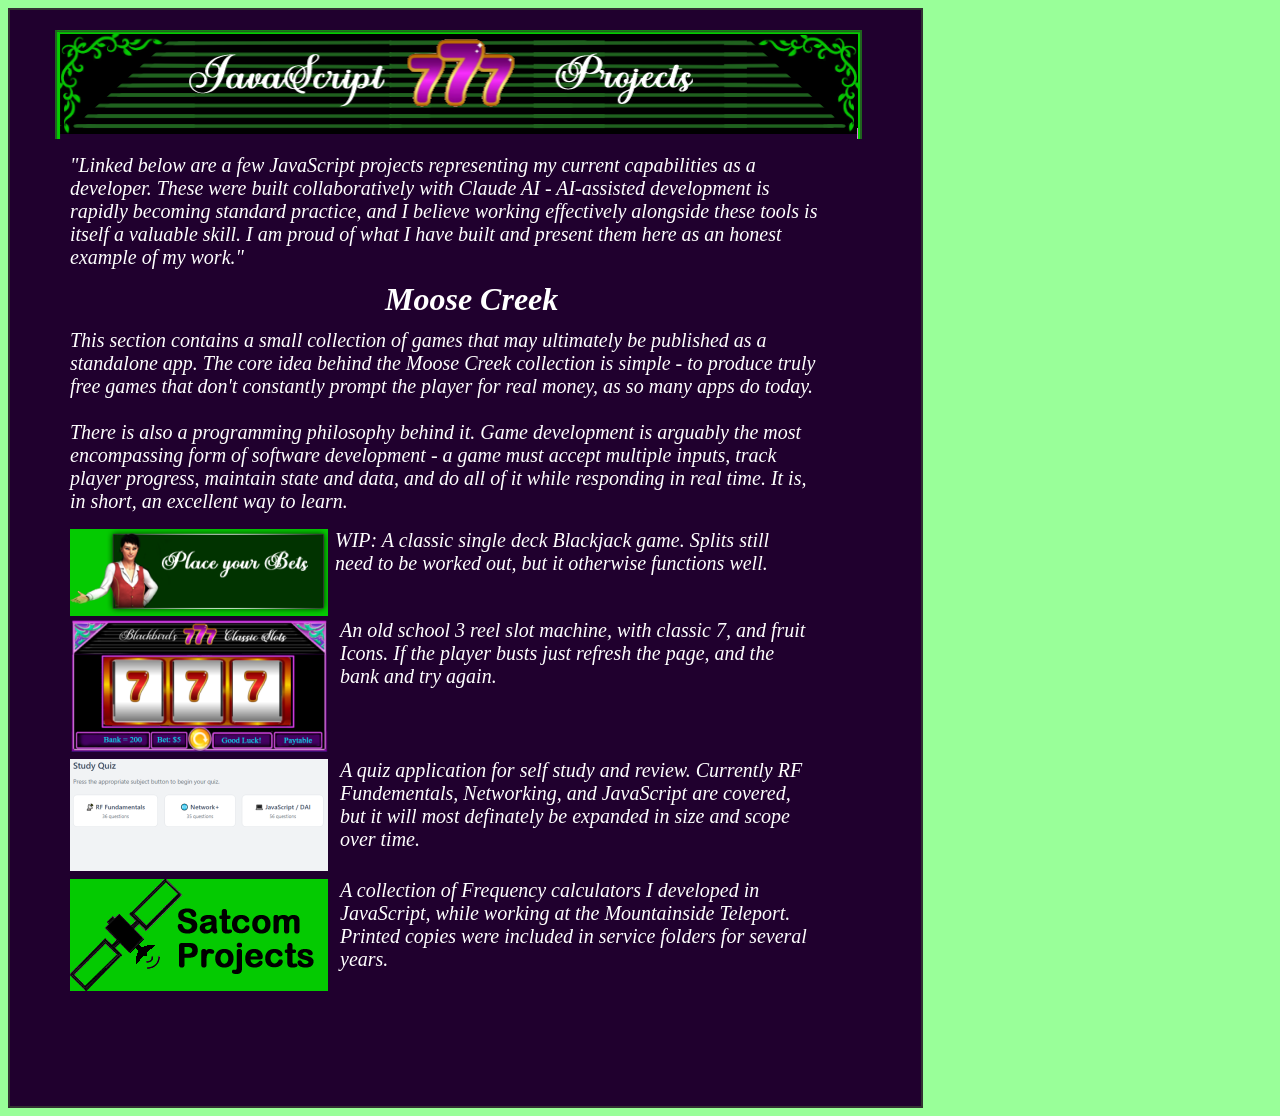
<file: index.html>
<!DOCTYPE html PUBLIC "-//W3C//DTD HTML 4.01 Transitional//EN">
<HTML>
<HEAD>
<META HTTP-EQUIV="Content-Type" CONTENT="text/html; charset=iso-8859-1">
<META NAME="generator" CONTENT="NoteTab">
<TITLE>*** JavaScript Projects ***</TITLE>
<link rel="slots/stylesheet" href="slots.css">
<script src="slots/slots-window.js" defer></script>
</HEAD>
<body bgcolor=#99ff99>

<!-- ═══ OUTER UI FRAME ═══ -->
<Div id="main-frame" style="
  position: relative;
  left: 0px;
  top: 0px;
  width: 915px;
  height: 1100px;
  padding: 10px;
  background-color: #20002e;
  border: 2px solid #333;
  box-sizing: border-box;
">

  <!-- Title -->
  <Div style="position:relative; top:10;
			  height=100px; left:35px;  " align=left>
   <img src="img/js-topbox.png" width=807 >
   
   
  </Div>

  <!-- ═══ REELS SECTION ═══ -->
  <Div class="container" ID="mainDiv" 
    style="position:relative; top:25px; left:50px; 
	font-size:20px; font-style:italic;
    width:750px; color:white;">
	<Div ID="Blurb" >"Linked below are a few JavaScript projects representing my current capabilities as a developer. These were built collaboratively with Claude AI - AI-assisted development is rapidly becoming standard practice, and I believe working effectively alongside these tools is itself a valuable skill. I am proud of what I have built and present them here as an honest example of my work."</div> 
	
	<H2 style="color:white; font-size:32px; position:absolute; top:100px; left:315;">Moose Creek</h2>
	<div id="mc1" style="position:absolute; top:175px;">
   This section contains a small collection of games that may ultimately be published as a standalone app. The core idea behind the Moose Creek collection is simple - to produce truly free games that don't constantly prompt the player for real money, as so many apps do today.</br>
</br>
There is also a programming philosophy behind it. Game development is arguably the most encompassing form of software development - a game must accept multiple inputs, track player progress, maintain state and data, and do all of it while responding in real time. It is, in short, an excellent way to learn.
	</div> 
	<div style="position:absolute; top:375; left:0;" >
	<a href="blackjack/blackjack.html" ><img src="blackjack/img/placeyourbets.png" ></a>
    <span style="position:absolute; left:265px; width:475px;">WIP: A classic single deck Blackjack game. Splits still need to be worked out, but it otherwise functions well.  </span></div>	
	
	<Div style="position:absolute; top:465; left:0;" > 
	<a href="slots/classicSevens.html"><img style="width:258px; height:134px;"
	src="slots/img/slotsThumb.png"></a>
	<span style="position:absolute; left:270px; width:475; ">An old school 3 reel slot machine, with classic 7, and fruit Icons. If the player busts just refresh the page, and the bank and try again. </span>
	</div>
		<Div style="position:absolute; top:605; left:0;" > 
	<a href="quiz/index.html"><img style="width:258px; height:112px;"
	src="quiz/img/quizThumb.png"></a>
	<span style="position:absolute; left:270px; width:475; ">A quiz application for self study and review. Currently RF Fundementals, Networking, and JavaScript are covered, but it will most definately be expanded in size and scope over time. </span></div>
	<Div style="position:absolute; top:725; left:0;" > 
	<a href="wrk/MTN_Freq.html"><img style="width:258px; height:112px;"
	src="img/satcombanner.png"></a>
	<span style="position:absolute; left:270px; width:475; ">
	A collection of Frequency calculators I developed in JavaScript, while working at the 
	Mountainside Teleport. Printed copies were included in service folders for several years.
	</span></div>
	
	
	
	

<!-- ═══ END OUTER UI FRAME ═══ -->
</Div> 

</BODY>
</HTML>
</file>
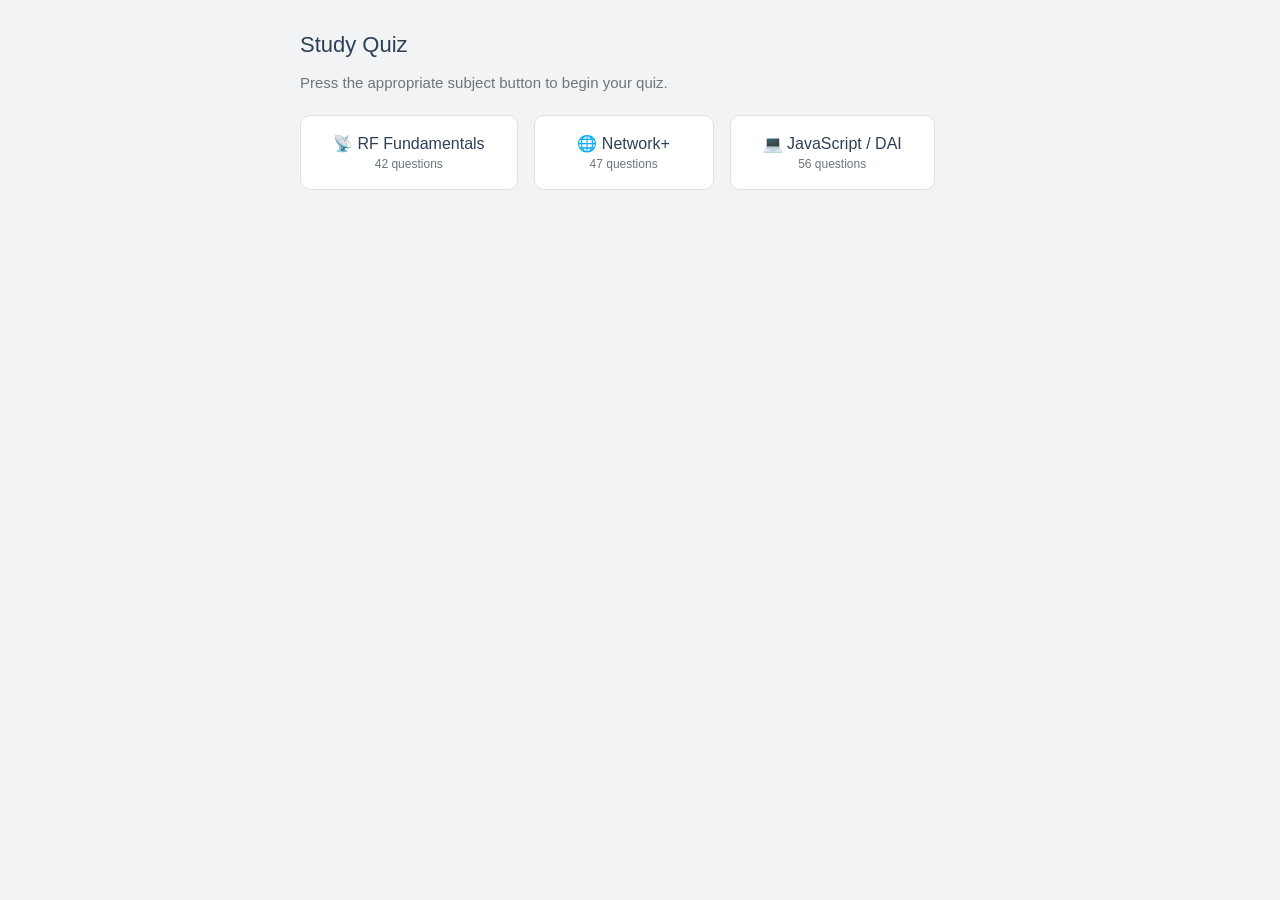
<file: quiz/index.html>
<!DOCTYPE html>
<html lang="en">
<head>
<meta charset="UTF-8">
<meta name="viewport" content="width=device-width, initial-scale=1.0">
<title>Study Quiz — Subject Select</title>
<link rel="stylesheet" href="quiz.css">
<style>
  .subject-grid {
    display: flex;
    flex-wrap: wrap;
    gap: 16px;
    margin-top: 1.5rem;
  }
  .subject-btn {
    display: block;
    padding: 18px 32px;
    border-radius: 10px;
    border: 1px solid var(--border);
    background: var(--card);
    color: var(--primary);
    font-size: 16px;
    font-weight: 500;
    font-family: 'Segoe UI', Tahoma, Geneva, Verdana, sans-serif;
    text-decoration: none;
    cursor: pointer;
    transition: background 0.15s, border-color 0.15s, transform 0.1s;
    min-width: 180px;
    text-align: center;
  }
  .subject-btn:hover {
    background: #e0f4f2;
    border-color: var(--accent);
    color: var(--accent);
    transform: translateY(-2px);
  }
  .subject-btn .sub-label {
    display: block;
    font-size: 12px;
    font-weight: 400;
    color: var(--muted);
    margin-top: 4px;
  }
  .subject-btn:hover .sub-label {
    color: var(--accent);
  }
  .intro {
    font-size: 15px;
    color: var(--muted);
    margin-top: 0.5rem;
    margin-bottom: 0.5rem;
  }
</style>
</head>
<body>
<div class="quiz-wrap">
  <h1>Study Quiz</h1>
  <p class="intro">Press the appropriate subject button to begin your quiz.</p>

  <div class="subject-grid">

    <a href="quiz.html?src=rfquiz.js" target="_top" class="subject-btn">
      📡 RF Fundamentals
      <span class="sub-label">42 questions</span>
    </a>

    <a href="quiz.html?src=netquiz.js" target="_top" class="subject-btn">
      🌐 Network+
      <span class="sub-label">47 questions</span>
    </a>

    <a href="quiz.html?src=daiquiz.js" target="_top" class="subject-btn">
      💻 JavaScript / DAI
      <span class="sub-label">56 questions</span>
    </a>

    <!-- Add new subjects below this line:
    <a href="quiz.html?src=ttcquiz.js" target="_top" class="subject-btn">
      🛰️ TT&C
      <span class="sub-label">35 questions</span>
    </a>
    <a href="quiz.html?src=bjquiz.js" target="_top" class="subject-btn">
      🃏 Blackjack
      <span class="sub-label">35 questions</span>
    </a>
    -->

  </div>
</div>
</body>
</html>
</file>
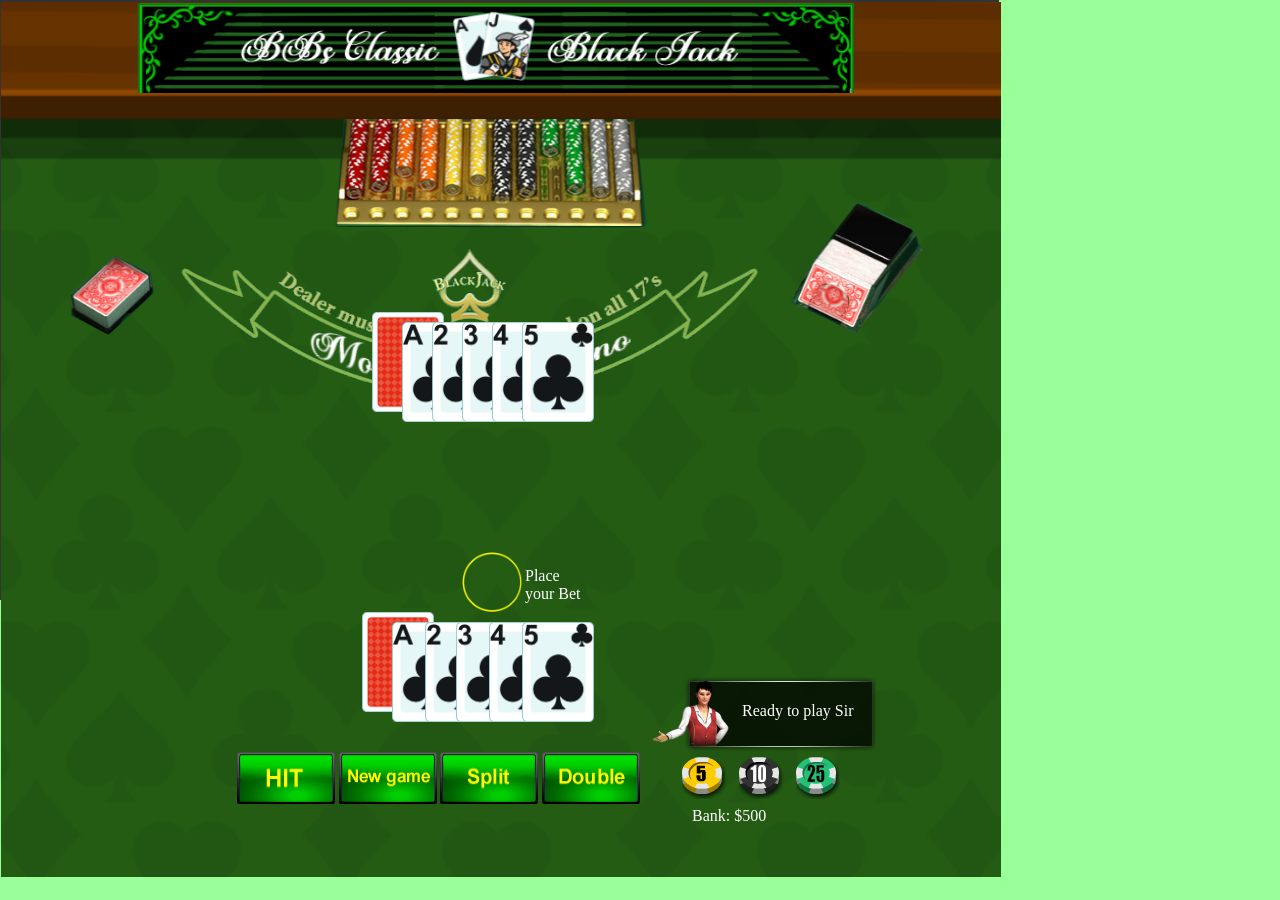
<file: blackjack/blackjack.html>
<!DOCTYPE html PUBLIC "-//W3C//DTD HTML 4.01 Transitional//EN">
<HTML>
<HEAD>
<META HTTP-EQUIV="Content-Type" CONTENT="text/html; charset=iso-8859-1">
<META NAME="generator" CONTENT="NoteTab">
<TITLE>*** Classic BlackJack ***</TITLE>
<link rel="stylesheet" href="mc.css">
<style>
  * { margin: 0; padding: 0; box-sizing: border-box; }
  body { margin: 0; padding: 0; overflow: hidden; }
</style>
 <!-- style>img.halo-fix {  border: 0;  outline: 0; }   </style -->
 <script src="bjackR.js" defer></script>
        
           
          
</HEAD>
<body bgcolor=#99ff99 >

<!-- Chip <a href="https://www.flaticon.com/free-icons/poker-chip" title="poker chip icons">Poker chip icons created by Magnific - Flaticon</a> -->

<!-- ??? OUTER UI FRAME ??? -->
<Div id="main-frame" class="container" style="
  position: relative;
  left: 0px;
  top: 0px;
   width: 999px;
  height: 600px;
  padding: 10px;
  background-color: #20002e;
  border: 2px solid #333;
  box-sizing: border-box; " /><!-- background-color:lightblue;  -->

  <!-- Title -->
  <Div style="position:absolute; top:0; z-index:2;
			 	
			  height=600px; left:-1px;  " align=left>
   <img src="img/BlackJackMS502.png" width=1000 height=875 -->
   
   
  </Div>

  
   <Div class="container" ID="DealerField" 
  style="position:relative;
  top:300px; left:350px;
  z-index:3;
  width:300px; height:160px;">
  <!-- Dealers Hand -->
  <Div id="DealerCrd01" style="position:absolute; 
	visibility:visible; 
    left:10px; top:0px;
    z-index:1;">
    <img src="img/cards/bjdeck/bjd0.png" width=72 height=100>
  </div>
  <!-- Card 2 - offset left and up, on top -->
  <Div id="DealerCrd02" style="position:absolute; 
	visibility:visible; 
    left:40px; top:10px;
    z-index:2;">
    <img src="img/cards/bjdeck/bjd1.png" width=72 height=100>
  </div>
    <Div id="DealerCrd03" style="position:absolute; 
	visibility:hidden; 
    left:70px; top:10px;
    z-index:2;">
    <img src="img/cards/bjdeck/bjd2.png" width=72 height=100>
  </div>
    <Div id="DealerCrd04" style="position:absolute; 
	visibility:hidden;
    left:100px; top:10px;
    z-index:2;">
    <img src="img/cards/bjdeck/bjd3.png" width=72 height=100>
  </div>
     <Div id="DealerCrd05" style="position:absolute;
	visibility:hidden;	 
    left:130px; top:10px;
    z-index:2;">
    <img src="img/cards/bjdeck/bjd4.png" width=72 height=100>
  </div>
     <Div id="DealerCrd06" style="position:absolute; 
	 visibility:hidden;
    left:160px; top:10px;
    z-index:2;">
    <img src="img/cards/bjdeck/bjd5.png" width=72 height=100>
  </div>
  </div>
  <!---- Dealer Field --->
  <!-- ??? The Field ??? -->
  <Div class="container" ID="PlayerField" 
  style="position:absolute;
  top:610px; left:360px;
  width:800px; height:160px;"> <!--   background-color:lightblue; -->

  <!-- Card 1 - base position -->
  <Div id="PlayerCrd01" style="position:absolute; 
	visibility:visible;
    left:0px; top:0px;
    z-index:3;">
    <img src="img/cards/bjdeck/bjd0.png" width=72 height=100>
  </div>

  <!-- Card 2 - offset left and up, on top -->
  <Div id="PlayerCrd02" style="position:absolute; 
	visibility:visible;
    left:30px; top:10px;
    z-index:3;">
    <img src="img/cards/bjdeck/bjd1.png" width=72 height=100>
	<!-- Hide/Reveal style="visibility:hidden;"  -->
  </div>
    <Div id="PlayerCrd03" style="position:absolute; 
	visibility:hidden;
    left:63px; top:10px;
    z-index:3;">
    <img src="img/cards/bjdeck/bjd2.png" width=72 height=100
	>
  </div>
    <Div id="PlayerCrd04" style="position:absolute;
	visibility:hidden;	
    left:94px; top:10px;
    z-index:3;">
    <img  src="img/cards/bjdeck/bjd3.png" width=72 height=100>
  </div>
     <Div id="PlayerCrd05" style="position:absolute; 
	 visibility:hidden;
    left:127px; top:10px;
    z-index:3;">
    <img src="img/cards/bjdeck/bjd4.png" width=72 height=100>
  </div>
     <Div id="PlayerCrd06" style="position:absolute; 
	 visibility:visible;
    left:160px; top:10px;
    z-index:3;">
    <img src="img/cards/bjdeck/bjd5.png" width=72 height=100>
  </div>
 </div> 
 
 <Div id="betcircle" style="position:absolute; 
	 visibility:visible;
    left:460px; top:550px;
    z-index:2;">
    <img id="betcircleimg" src="img/betcircle.png" width=60 height=60>
	<span id="plrchips" style="position:absolute; 
	 visibility:hidden; left:9px; top:7px; z-index:3;">
	<img id="mychips" src="img/chip5B.png"> </span> 
	<span id="betTxt" style="position:absolute; width:60px; Height:40;
	color:white; font-size:16px;
	 visibility:visible; left:63px; top:15px; z-index:3;">Place your Bet</span> 
	
	
	</div>
 
 
<div id="msgbox" style="position:absolute; left:650px; top:675px; z-index:2;">
  <img id="msger" src="img/msgbox.png" style="visibility:visible; width:224px; height:76px;">
  <span id="msgtxt" style="position:absolute; left:90px; top:25px; z-index:3; color:white; 
		font-size:16px;">Ready to play Sir</span> </div>

		
	<Div class="container" ID="chips" style="position:absolute; left:680px; top:755px;  z-index:2;">
		<span id="chip5" ><img src="img/chip5.png" ></span> 
		<span id="chip10" >&nbsp; <img src="img/chip10.png" ></span> 
		<span id="chip25" >&nbsp; <img src="img/chip25.png" ></span> 
 </div>

<div id="txtbox01" 	style="position:absolute; left:690px; top:805px; z-index:2; 
					width:75; height:25; 
					color:white; font-size:16px;" >Bank: $500</div>
	
	
	
	
  <Div id="buttons" style="position:absolute; 
    left:225px; top:750px;
    z-index:2;">
	
 

<button id="btnHit" type="button" 
   style="position:relative; top:0px; left:10px; z-index:2; background:transparent; border:none; outline:none; padding:0; cursor:pointer;">
  <img src="img/hitbtn.png" 
    style="display:block; width:98px; height:52px;">
</button>

<button id="btnNew" type="button" onclick="main()" 
   style="position:absolute; top:0px; left:112px; z-index:2; background:transparent; border:none; outline:none; padding:0; cursor:pointer; visibility:visible;">
  <img id="btnNewStand" src="img/newgame.png" 
    style="display:block; width:98px; height:52px;">
</button>

<button id="btnStand" type="button" onclick="standbtnTest()" 
   style="position:absolute; top:0px; left:112px; z-index:2; background:transparent; border:none; outline:none; padding:0; cursor:pointer; visibility:hidden;">
  <img id="btnStand" src="img/standbtn.png" 
    style="display:block; width:98px; height:52px;">
</button>

<button id="btnSplit" type="button" 
   style="position:absolute; top:0px; left:213px; z-index:2; background:transparent; border:none; outline:none; padding:0; cursor:pointer;">
  <img src="img/splitbtn.png" 
    style="display:block; width:98px; height:52px;">
</button>
<button id="btnDouble" type="button" 
   style="position:absolute; top:0px; left:315px; z-index:2; background:transparent; border:none; outline:none; padding:0; cursor:pointer;">
  <img src="img/doublebtn.png" 
    style="display:block; width:98px; height:52px;">
</button>

  
 

</div>

<!-- ??? END OUTER UI FRAME ??? -->


</BODY>
</HTML>
</file>
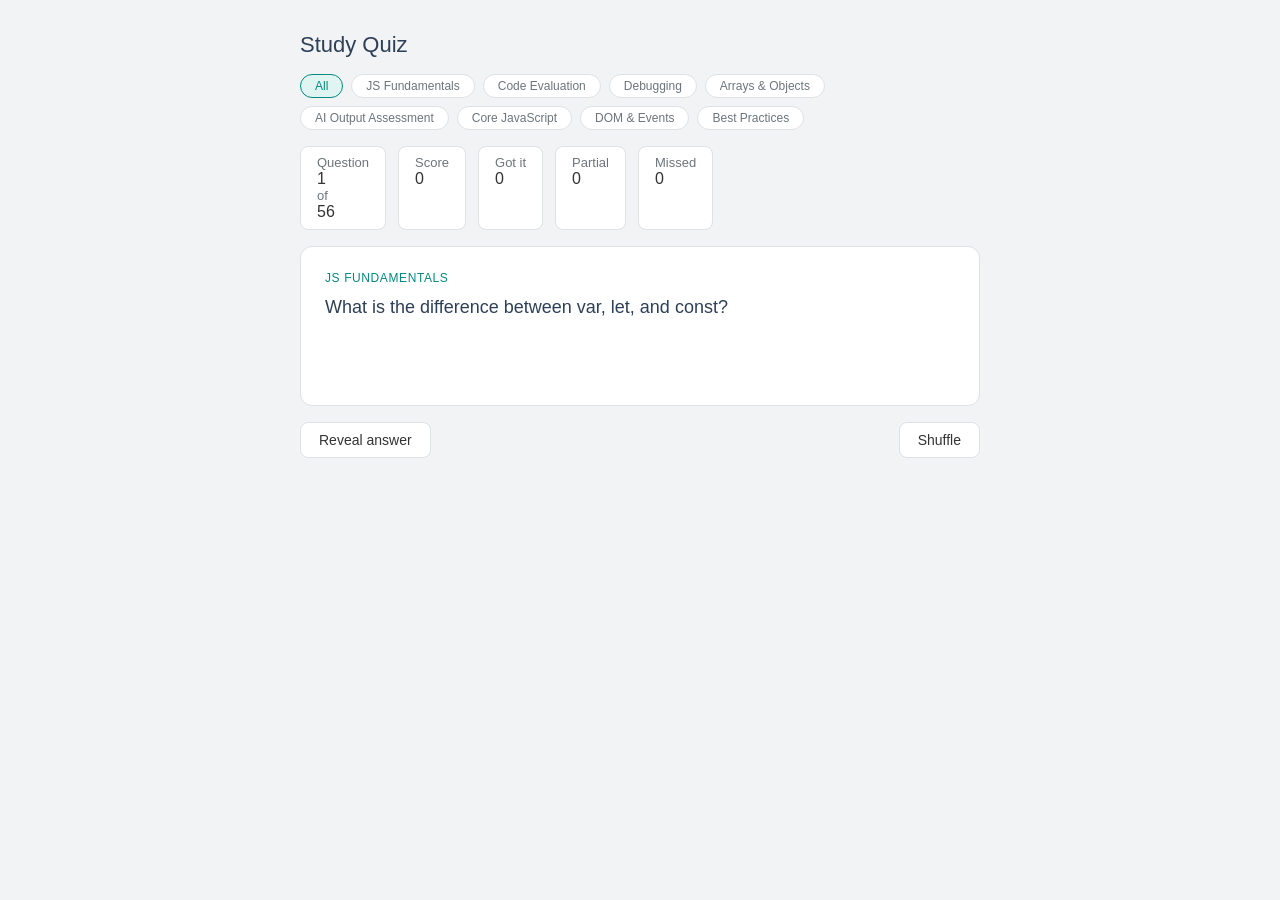
<file: quiz/daiquiz.html>
<!DOCTYPE html>
<html lang="en">
<head>
<meta charset="UTF-8">
<meta name="viewport" content="width=device-width, initial-scale=1.0">
<title>Study Quiz</title>
<link rel="stylesheet" href="quiz.css">
</head>
<body>
<div class="quiz-wrap">
  <h1>Study Quiz</h1>
  <div class="cat-bar" id="catBar"></div>
  <div class="score-bar">
    <div class="sc">Question <span id="qNum">1</span> of <span id="qTotal">0</span></div>
    <div class="sc">Score <span id="scTotal">0</span></div>
    <div class="sc">Got it <span id="scCorrect">0</span></div>
    <div class="sc">Partial <span id="scPartial">0</span></div>
    <div class="sc">Missed <span id="scWrong">0</span></div>
  </div>
  <div class="qcard">
    <div class="qtag" id="qCat"></div>
    <div class="qtext" id="qText">Loading…</div>
    <div class="abox" id="aBox"></div>
  </div>
  <div class="controls">
    <button id="btnReveal" onclick="reveal()">Reveal answer</button>
    <button id="btnCorrect" class="btn-correct hide" onclick="mark(2)">Got it ✓ (2)</button>
    <button id="btnPartial" class="btn-partial hide" onclick="mark(1)">Partial ~ (1)</button>
    <button id="btnWrong"   class="btn-wrong hide"   onclick="mark(0)">Missed it ✗ (0)</button>
    <button id="btnNext"    class="hide"              onclick="next()">Next →</button>
    <button class="btn-right" onclick="shuffle()">Shuffle</button>
  </div>
</div>
<script src="daiquiz.js"></script>
</body>
</html>
</file>
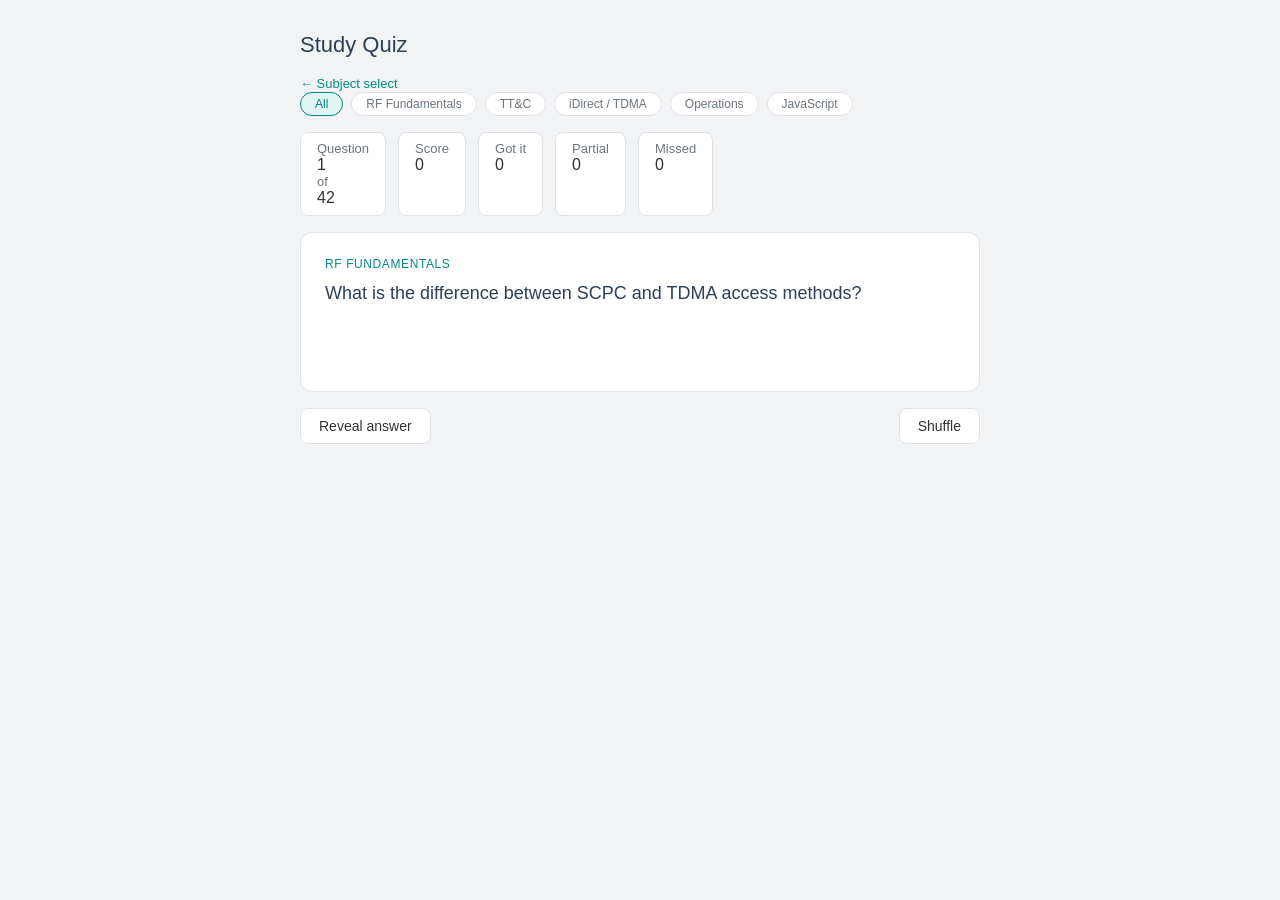
<file: quiz/quiz.html>
<!DOCTYPE html>
<html lang="en">
<head>
<meta charset="UTF-8">
<meta name="viewport" content="width=device-width, initial-scale=1.0">
<title>Study Quiz</title>
<link rel="stylesheet" href="quiz.css">
</head>
<body>
<div class="quiz-wrap">
  <h1>Study Quiz</h1>
  <a href="index.html" style="font-size:13px; color:var(--accent); text-decoration:none;">
    ← Subject select
  </a>
  <div class="cat-bar" id="catBar"></div>
  <div class="score-bar">
    <div class="sc">Question <span id="qNum">1</span> of <span id="qTotal">0</span></div>
    <div class="sc">Score <span id="scTotal">0</span></div>
    <div class="sc">Got it <span id="scCorrect">0</span></div>
    <div class="sc">Partial <span id="scPartial">0</span></div>
    <div class="sc">Missed <span id="scWrong">0</span></div>
  </div>
  <div class="qcard">
    <div class="qtag" id="qCat"></div>
    <div class="qtext" id="qText">Loading…</div>
    <div class="abox" id="aBox"></div>
  </div>
  <div class="controls">
    <button id="btnReveal" onclick="reveal()">Reveal answer</button>
    <button id="btnCorrect" class="btn-correct hide" onclick="mark(2)">Got it ✓ (2)</button>
    <button id="btnPartial" class="btn-partial hide" onclick="mark(1)">Partial ~ (1)</button>
    <button id="btnWrong"   class="btn-wrong hide"   onclick="mark(0)">Missed it ✗ (0)</button>
    <button id="btnNext"    class="hide"              onclick="next()">Next →</button>
    <button class="btn-right" onclick="shuffle()">Shuffle</button>
  </div>
</div>

<script>
  // Dynamically load the quiz file from URL parameter ?src=rfquiz.js
  const params = new URLSearchParams(window.location.search);
  const src = params.get('src') || 'rfquiz.js'; // default to RF if no param
  const script = document.createElement('script');
  script.src = src;
  document.body.appendChild(script);
</script>
</body>
</html>
</file>
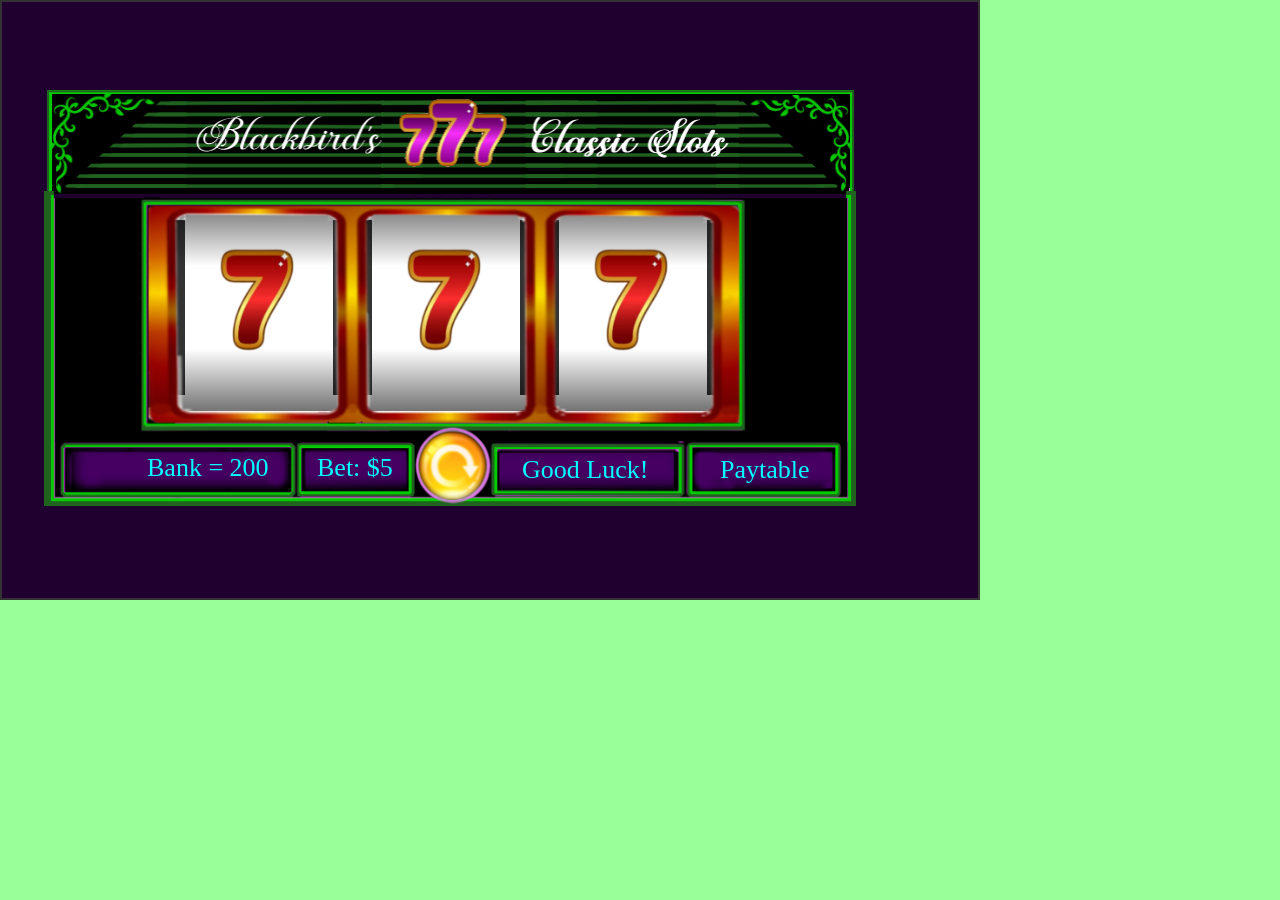
<file: slots/classicSevens.html>
<!DOCTYPE html PUBLIC "-//W3C//DTD HTML 4.01 Transitional//EN">
<HTML>
<HEAD>
<META HTTP-EQUIV="Content-Type" CONTENT="text/html; charset=iso-8859-1">
<META NAME="generator" CONTENT="NoteTab">
<TITLE>*** Classic 7s slots ***</TITLE>
<link rel="stylesheet" href="slots.css">
<script src="slots-window.js" defer></script>
</HEAD>
<body bgcolor=#99ff99>

<!-- ═══ OUTER UI FRAME ═══ -->
<Div id="main-frame" style="
  position: relative;
  left: 0px;
  top: 0px;
  width: 980px;
  height: 600px;
  padding: 10px;
  background-color: #20002e;
  border: 2px solid #333;
  box-sizing: border-box;
">

  <!-- Title -->
  <Div style="position:relative; top:77.5;
			  height=100px; left:35px;  " align=left>
   <img src="img/frame/topboxB02.png" width=807 >
   
   
  </Div>

  <!-- ═══ REELS SECTION ═══ -->
  <Div class="container" ID="container-reels" 
    style="position:relative;
    width:750px; background-color:lightblue;">

    <!-- REELS VIEWPORT -->
    <div id="slot-window" style="
      position: absolute;
      top:  80px;
      left: 140px;
      display: flex;
      gap: 12px;
      z-index: 1;
    ">
      <div class="reel-viewport" id="reel-0"><div class="reel-strip"></div></div>
      <div class="reel-viewport" id="reel-1"><div class="reel-strip"></div></div>
      <div class="reel-viewport" id="reel-2"><div class="reel-strip"></div></div>
    </div>

    <!-- FRAME IMAGE -->
    <span style="position:absolute; left:32px; top:70px; z-index:2;">
    
	  <img src="img/frame/slots-formB61.png" id="Rframe" width=812 height=315>
    </span>

  </Div>
  <!-- ═══ END REELS SECTION ═══ -->

  <!-- 2nd Tier below reels -->
  <Div  id="msg-container" 
		class="container"
		style="position:relative; 
          width: 675px;
          left:70px; 
          top:337px;		
          height:35px;
          background-color: #450062;
          border: 0px solid #73AD21;">

    <Div id="txtbox01"  
      style="position:absolute; left: 65px; top: -5px; width:300px; height:35px;
			 z-index:3;
          box-sizing: border-box;
		  		  font-size: 26px;
		 color: aqua;">Bank = 200</div>
		 
	 <Div id="txtbox03"  
      style="position:absolute; left: 235px; top: -5px; width:300px; height:35px;
			 z-index:3;
          box-sizing: border-box;
		  		  font-size: 26px;
		 color: aqua;">Bet: $5</div>

    <div id="txtbox02" 
      style="position:absolute; left: 440px; top: -3px; width:190px; height:75px; 
           z-index:3;
		  box-sizing: border-box;
		  font-size: 26px;
		 color: aqua;
          border: 0px solid #73AD21">Good Luck!</div>
		  
	  <div id="txtbox04" 
      style="position:absolute; left: 638px; top: -3px; width:190px; height:75px; 
           z-index:3;
		  box-sizing: border-box; font-size: 26px; color: aqua;  border: 0px solid #73AD21" >
		  <a class="links" href="slots-c2pay.html" target=_paytab >Paytable</a></div>
  <!-- a class="blue" href="slots-c2pay.html" target=_paytab >Paytable</a></div -->			  
	
<!-- Spin button -->
	<Div style="position:absolute; left:332px; top:-31px; width:87px; height:79px; border:none; background-color: transparent; z-index:3;">
		<button id="spin-btn" type="button" onclick="spinAll()" 
		style="background:transparent; border:none; padding:0; cursor:pointer;">
		<img src="img/frame/ybutton.png" width=77 height=77>
		</button>
	</Div>


  </div>

  <Div id="txtbox03" style="position:relative; width:650px; left:175px; top:330px;"></div>

</Div>
<!-- ═══ END OUTER UI FRAME ═══ -->

</BODY>
</HTML>
</file>
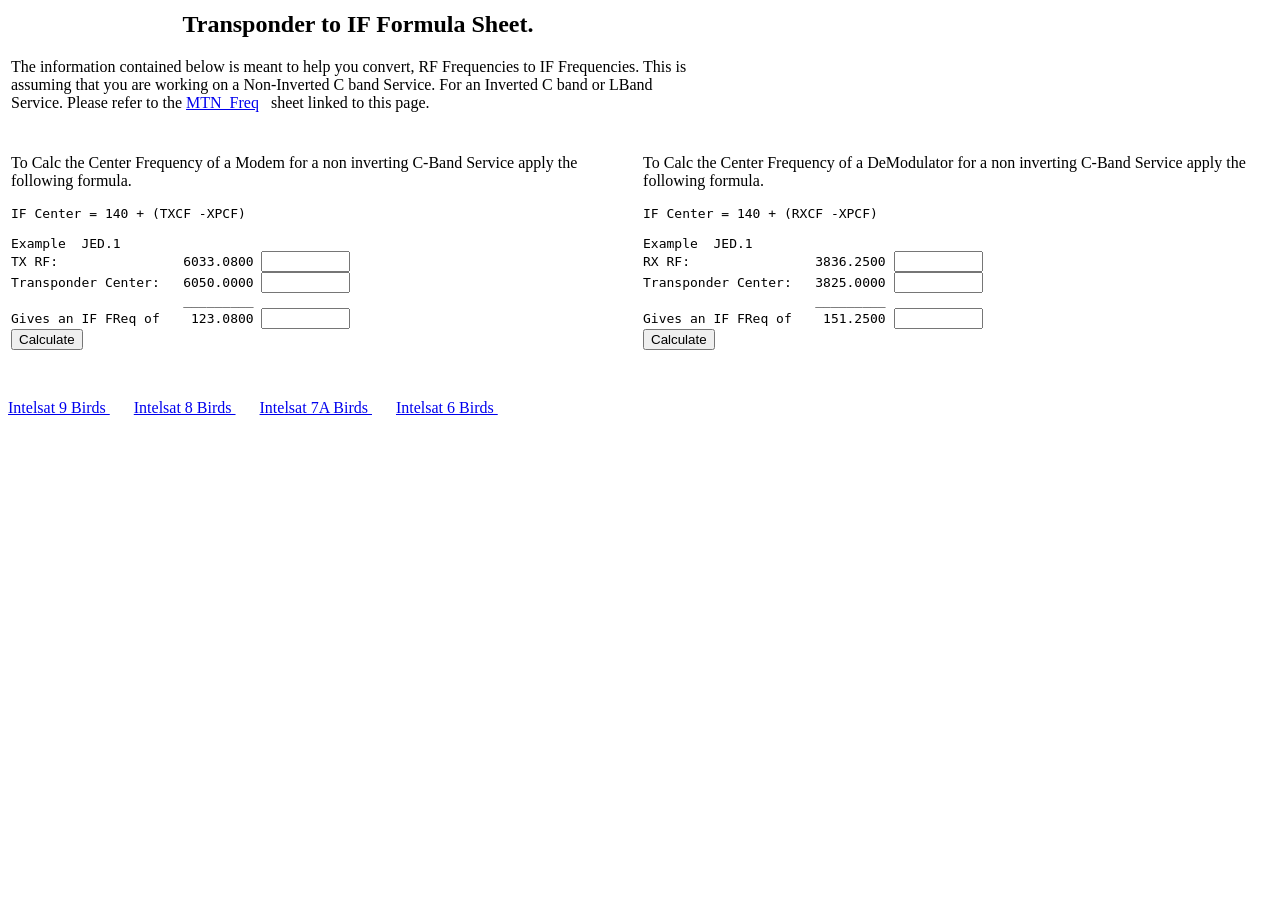
<file: wrk/CKG_Freq.html>
<HTML>
<Head>
<SCRIPT LANGUAGE="JavaScript">

<!--- hide script from old browsers

// The Offset and round technique used on this page is not a mistake. 
// It is necessary to overcome a glitch in the how the IE was handling
// the decimal math adding and extranious .00000004 figure for no apparent reason. 
// Yes this make for ugly code but it works. trl 

function TXIF(form) 
{ 
var working=0
var LWorking=0
var Freq=0
var LBFreq=0

working = (form.a1.value * 10000) - (form.b1.value * 10000)
working = working + (140 *10000)

Freq = Math.round(working)/10000 


form.c1.value = Freq 

}


function RXIF(form) 
{ 
var working=0
var LWorking=0
var Freq=0
var LBFreq=0

working = (form.a2.value * 10000) - (form.b2.value * 10000)
working = working + (140 *10000)

Freq = Math.round(working)/10000 


form.c2.value = Freq 

}


function add(form) {form.c1.value = (form.a1.value * 1) + (form.b1.value * 1)} 
function subtract(form) {form.c2.value = (form.a2.value * 1) - (form.b2.value * 1)}
function multiply(form) {form.c3.value = form.a3.value * form.b3.value}
function divide(form) {form.c4.value = form.a4.value / form.b4.value}
// end hiding contents from old browsers  -->
</script>


<Title> CLK C-Band Calculator sheet </title>
<head>
<Body>
<table width=700>
<tr><td>
<Center> 
<H2> Transponder to IF Formula Sheet. </H2></center>

<P>
The information contained below is meant to help you convert,
RF Frequencies to IF Frequencies. This is assuming that you
are working on a Non-Inverted C band Service. For an Inverted C band
or LBand Service. Please refer to the 
<a href="MTN_Freq.html" >MTN_Freq</a> &nbsp sheet linked to this page.  
</P>
</td></tr></table>
<BR><BR>


<Form>
<table Border=0>
<tr>
<td valign=top>
<P>To Calc the Center Frequency of a Modem for 
a non inverting C-Band Service apply the following formula. </P>
<P>
<Pre>
IF Center = 140 + (TXCF -XPCF)

Example  JED.1
TX RF:                6033.0800 <INPUT TYPE="text" NAME="a1" SIZE=9>
Transponder Center:   6050.0000 <INPUT TYPE="text" NAME="b1" SIZE=9>
                      _________ 
Gives an IF FReq of    123.0800 <INPUT TYPE="text" NAME="c1" SIZE=9>
<INPUT TYPE="BUTTON" VALUE="Calculate" ONCLICK="TXIF(this.form)">

</pre>
</td>
<td width=25> &nbsp </td>
<td valign=top>
<P>
To Calc the Center Frequency of a DeModulator for 
a non inverting C-Band Service apply the following 
formula. </P>
<P>
<Pre>
IF Center = 140 + (RXCF -XPCF)

Example  JED.1
RX RF:                3836.2500 <INPUT TYPE="text" NAME="a2" SIZE=9>
Transponder Center:   3825.0000 <INPUT TYPE="text" NAME="b2" SIZE=9>
                      _________ 
Gives an IF FReq of    151.2500 <INPUT TYPE="text" NAME="c2" SIZE=9>
<INPUT TYPE="BUTTON" VALUE="Calculate" ONCLICK="RXIF(this.form)">


</pre>

















</td>
</tr></Table></Form>

<a href="Satellite Transponder Plans/TSE - Intelsat 9's transponder frequency plan.mht"
target="Top"> Intelsat 9 Birds </a> &nbsp &nbsp &nbsp 

<a href="Satellite Transponder Plans/TSE - Intelsat 8's transponder frequency plan.mht"
target="Top"> Intelsat 8 Birds </a> &nbsp &nbsp &nbsp 
<a href="Satellite Transponder Plans/TSE - Intelsat 7A's transponder frequency plan.mht"
target="Top"> Intelsat 7A Birds </a> &nbsp &nbsp &nbsp 
<a href="Satellite Transponder Plans/TSE - Intelsat 6's transponder frequency plan.mht"
target="Top"> Intelsat 6 Birds </a> &nbsp &nbsp &nbsp
</file>
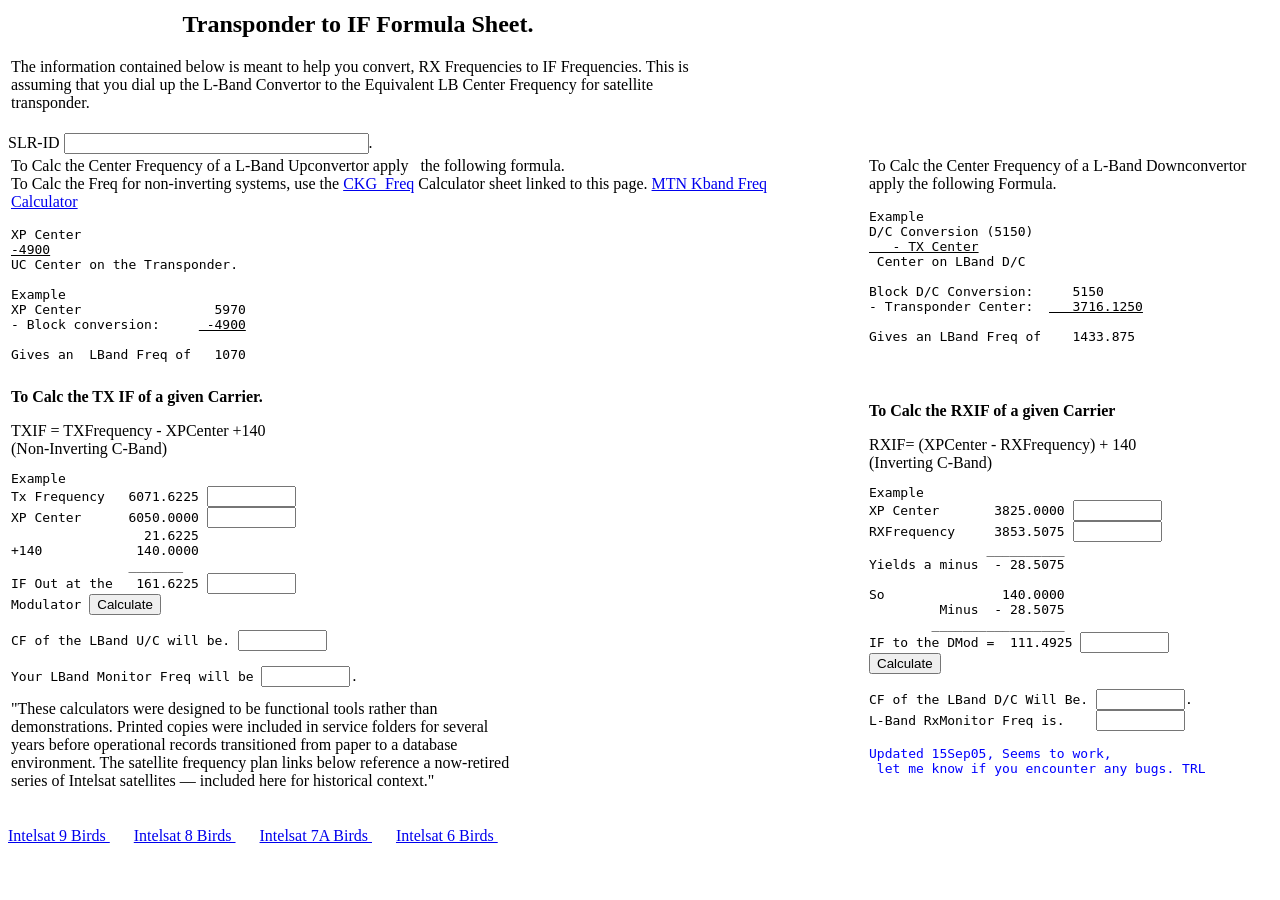
<file: wrk/MTN_Freq.html>
<HTML>
<Head>
<! Formula's Provided by Doug Spessert : Implemented in JavaScript by TRL >
<! .... >

<SCRIPT LANGUAGE="JavaScript">
<!--- hide script from old browsers
function TXIF(form) 
{ 

var working=0
var LWorking=0
var Freq=0
var LBFreq=0
var MWorking=0
var LBMon=0
var LBDF


working = (form.a1.value * 10000) - (form.b1.value * 10000)
working = Math.round(working)
working = working/10000
Freq = working +140
form.c1.value = Freq 
LWorking = (form.b1.value )-( 4900)
Lworking = LWorking*10000

LBFreq = Math.round(Lworking)/10000

form.LBUF.value = LBFreq 

MWorking = (form.a1.value)-(4900)
MWorking = MWorking*10000
LBMon = Math.round(MWorking)/10000
form.TXTLBMon.value = LBMon


}


function RXIF(form) 
{ 

var working=0
var LWorking=0
var Freq=0
var LBFreq=0
var DLMon=0 

working = (form.a2.value * 10000) - (form.b2.value * 10000)
working = Math.round(working)
working = working/10000
Freq = working + 140
form.c2.value = Freq 
LWorking = (5150)-(form.a2.value )
Lworking = LWorking*10000

LBFreq = Math.round(Lworking)/10000
form.LBDF.value = LBFreq 

DLMon = (5150)-(form.b2.value)
form.LBDM.value = DLMon

}

function add(form) {form.c1.value = (form.a1.value * 1) + (form.b1.value * 1)} 
function subtract(form) {form.c2.value = (form.a2.value * 1) - (form.b2.value * 1)}
function multiply(form) {form.c3.value = form.a3.value * form.b3.value}
function divide(form) {form.c4.value = form.a4.value / form.b4.value}
// end hiding contents from old browsers  -->
</script>


<Title> MTN Formula Sheet </title>
<head>
<Body>
<table width=700>
<tr><td>
<Center> 
<H2> Transponder to IF Formula Sheet. </H2></center>
<! KBand TX KU-12800 = L-Band> 
<! KBand RX Ku-10750 = L-Band> 


<P> <Font Face="Times New Roman" Size="3">
The information contained below is meant to help you convert,
RX Frequencies to IF Frequencies. This is assuming that you
dial up the L-Band Convertor to the Equivalent LB Center Frequency 
for satellite transponder. </Font>
</P></td></tr></table><br>

SLR-ID <INPUT TYPE="text" NAME="SLRID" SIZE=36>.

<BR>


<Form>
<table Border=0>
<tr>
<td valign=top >
<P>To Calc the Center Frequency of a L-Band Upconvertor apply  &nbsp 
the following formula. <br>
To Calc the Freq for non-inverting systems, use the 
<a href="CKG_Freq.html" >CKG_Freq</a> Calculator sheet linked to this page.  
<a href="MTN_KBandFreq.html" target="top" >MTN Kband Freq Calculator</a></P>
<P>
<Pre>
XP Center 
<U>-4900</U> 
UC Center on the Transponder.

Example 
XP Center                 5970
- Block conversion:     <U> -4900</U> 
                        
Gives an  LBand Freq of   1070 
</pre>
</td>
<td width=25> &nbsp </td>
<td valign=top>
<P>
To Calc the Center Frequency of a L-Band Downconvertor
apply the following Formula. </P>
<Pre>
Example
D/C Conversion (5150) 
<U>   - TX Center</U> 
 Center on LBand D/C

Block D/C Conversion:     5150
- Transponder Center:  <U>   3716.1250</U>
                          
Gives an LBand Freq of    1433.875 
</td>
</tr>
<tr><td height=20 colspan=3>&nbsp</td></tr>
<tr><td valign=top >
<P><b>
To Calc the TX IF of a given Carrier.</b> </P>
TXIF = TXFrequency - XPCenter +140 <br>
(Non-Inverting C-Band) 

<Pre>
Example
Tx Frequency   6071.6225 <INPUT TYPE="text" NAME="a1" SIZE=9 STYLE="background:FFD700">
XP Center      6050.0000 <INPUT TYPE="text" NAME="b1" SIZE=9>
                 21.6225
+140            140.0000   
               _______
IF Out at the   161.6225 <INPUT TYPE="text" NAME="c1" SIZE=9>
Modulator <INPUT TYPE="BUTTON" VALUE="Calculate" ONCLICK="TXIF(this.form)">

CF of the LBand U/C will be. <INPUT TYPE="text" NAME="LBUF" SIZE=9> 

Your LBand Monitor Freq will be <INPUT TYPE="text" NAME="TXTLBMon" SIZE=9>.
</Pre><div style="width:500px;">"These calculators were designed to be functional tools rather than demonstrations. Printed copies were included in service folders for several years before operational records transitioned from paper to a database environment. The satellite frequency plan links below reference a now-retired series of Intelsat satellites — included here for historical context."</div>

</td>
<td > &nbsp</td>
<td Width=400><P><b>
To Calc the RXIF of a given Carrier</b></p>

RXIF= (XPCenter - RXFrequency) + 140 <br>
(Inverting C-Band)
<Pre>
Example 
XP Center       3825.0000 <INPUT TYPE="text" NAME="a2" SIZE=9>
RXFrequency     3853.5075 <INPUT TYPE="text" NAME="b2" SIZE=9 STYLE="background:FFD700">
               __________
Yields a minus  - 28.5075

So               140.0000
         Minus  - 28.5075
        _________________
IF to the DMod =  111.4925 <INPUT TYPE="text" NAME="c2" SIZE=9>
<INPUT TYPE="BUTTON" VALUE="Calculate" ONCLICK="RXIF(this.form)">

CF of the LBand D/C Will Be. <INPUT TYPE="text" NAME="LBDF" SIZE=9>.
L-Band RxMonitor Freq is. &nbsp &nbsp<INPUT TYPE="text" NAME="LBDM" SIZE=9>
<Font Color=Blue>
Updated 15Sep05, Seems to work, <br> let me know if you encounter any bugs. TRL </font>
</pre>

</td>
</tr>
</table>
</form>

<br>
<a href="Satellite_Transponder_Plans/TSE - Intelsat 9's transponder frequency plan.mht"
target="Top"> Intelsat 9 Birds </a> &nbsp &nbsp &nbsp 

<a href="Satellite_Transponder_Plans/TSE - Intelsat 8's transponder frequency plan.mht"
target="Top"> Intelsat 8 Birds </a> &nbsp &nbsp &nbsp 
<a href="Satellite_Transponder_Plans/TSE - Intelsat 7A's transponder frequency plan.mht"
target="Top"> Intelsat 7A Birds </a> &nbsp &nbsp &nbsp 
<a href="Satellite_Transponder_Plans/TSE - Intelsat 6's transponder frequency plan.mht"
target="Top"> Intelsat 6 Birds </a> &nbsp &nbsp &nbsp
</file>
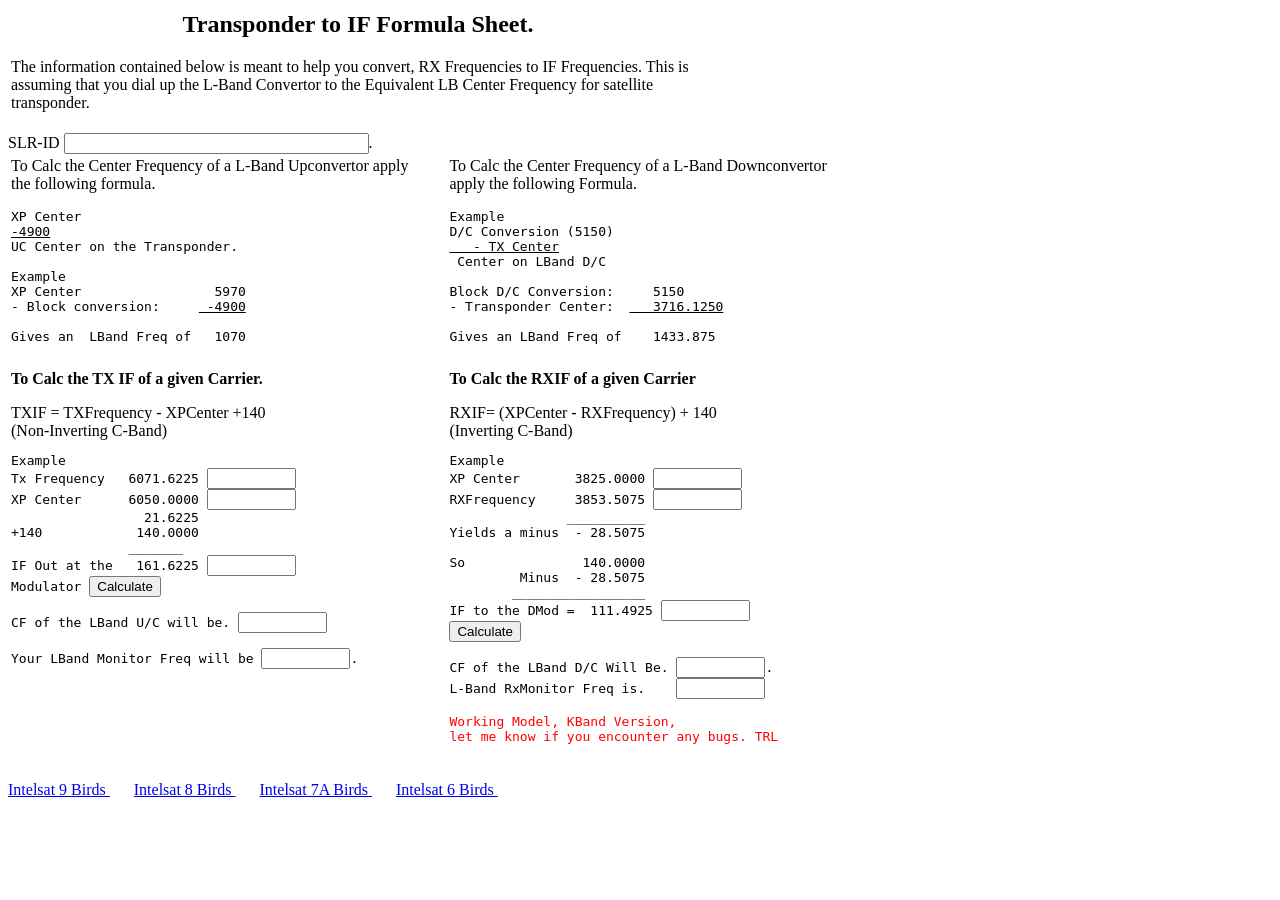
<file: wrk/MTN_KBandFreq.html>
<HTML>
<Head>
<! Formula's Provided by Doug Spessert : Implemented in JavaScript by TRL >
<! .... >

<SCRIPT LANGUAGE="JavaScript">
<!--- hide script from old browsers
function TXIF(form) 
{ 

var working=0
var LWorking=0
var Freq=0
var LBFreq=0
var MWorking=0
var LBMon=0
var LBDF


working = (form.a1.value * 10000) - (form.b1.value * 10000)
working = Math.round(working)
working = working/10000
Freq = working +140
form.c1.value = Freq 
LWorking = (form.b1.value )-(12800)
Lworking = LWorking*10000

LBFreq = Math.round(Lworking)/10000

form.LBUF.value = LBFreq 

MWorking = (form.a1.value)-(12800)
MWorking = MWorking*10000
LBMon = Math.round(MWorking)/10000
form.TXTLBMon.value = LBMon


}


function RXIF(form) 
{ 

var working=0
var LWorking=0
var Freq=0
var LBFreq=0
var DLMon=0 

working = (form.b2.value * 10000) - (form.a2.value * 10000)
working = Math.round(working)
working = working/10000
Freq = working + 140
form.c2.value = Freq 
LWorking = (form.a2.value )-(10750)
Lworking = LWorking*10000

LBFreq = Math.round(Lworking)/10000
form.LBDF.value = LBFreq 

DLMon = (form.b2.value)-(10750)
form.LBDM.value = DLMon

}

function add(form) {form.c1.value = (form.a1.value * 1) + (form.b1.value * 1)} 
function subtract(form) {form.c2.value = (form.a2.value * 1) - (form.b2.value * 1)}
function multiply(form) {form.c3.value = form.a3.value * form.b3.value}
function divide(form) {form.c4.value = form.a4.value / form.b4.value}
// end hiding contents from old browsers  -->
</script>


<Title> MTN KuBand Formula Calculator </title>
<head>
<Body>
<table width=700>
<tr><td>
<Center> 
<H2> Transponder to IF Formula Sheet. </H2></center>

<P> <Font Face="Times New Roman" Size="3">
The information contained below is meant to help you convert,
RX Frequencies to IF Frequencies. This is assuming that you
dial up the L-Band Convertor to the Equivalent LB Center Frequency 
for satellite transponder. </Font>
</P></td></tr></table><br>

SLR-ID <INPUT TYPE="text" NAME="SLRID" SIZE=36>.

<BR>


<Form>
<table Border=0>
<tr>
<td valign=top >
<P>To Calc the Center Frequency of a L-Band Upconvertor apply  &nbsp <br>
the following formula. </P>
<P>
<Pre>
XP Center 
<U>-4900</U> 
UC Center on the Transponder.

Example 
XP Center                 5970
- Block conversion:     <U> -4900</U> 
                        
Gives an  LBand Freq of   1070 
</pre>
</td>
<td width=25> &nbsp </td>
<td valign=top>
<P>
To Calc the Center Frequency of a L-Band Downconvertor
apply the following Formula. </P>
<Pre>
Example
D/C Conversion (5150) 
<U>   - TX Center</U> 
 Center on LBand D/C

Block D/C Conversion:     5150
- Transponder Center:  <U>   3716.1250</U>
                          
Gives an LBand Freq of    1433.875 
</td>
</tr>
<tr><td height=20 colspan=3>&nbsp</td></tr>
<tr><td valign=top >
<P><b>
To Calc the TX IF of a given Carrier.</b> </P>
TXIF = TXFrequency - XPCenter +140 <br>
(Non-Inverting C-Band) 

<Pre>
Example
Tx Frequency   6071.6225 <INPUT TYPE="text" NAME="a1" SIZE=9 STYLE="background:FFD700">
XP Center      6050.0000 <INPUT TYPE="text" NAME="b1" SIZE=9>
                 21.6225
+140            140.0000   
               _______
IF Out at the   161.6225 <INPUT TYPE="text" NAME="c1" SIZE=9>
Modulator <INPUT TYPE="BUTTON" VALUE="Calculate" ONCLICK="TXIF(this.form)">

CF of the LBand U/C will be. <INPUT TYPE="text" NAME="LBUF" SIZE=9> 

Your LBand Monitor Freq will be <INPUT TYPE="text" NAME="TXTLBMon" SIZE=9>.


</Pre>

</td>
<td > &nbsp</td>
<td Width=400><P><b>
To Calc the RXIF of a given Carrier</b></p>

RXIF= (XPCenter - RXFrequency) + 140 <br>
(Inverting C-Band)
<Pre>
Example 
XP Center       3825.0000 <INPUT TYPE="text" NAME="a2" SIZE=9>
RXFrequency     3853.5075 <INPUT TYPE="text" NAME="b2" SIZE=9 STYLE="background:FFD700">
               __________
Yields a minus  - 28.5075

So               140.0000
         Minus  - 28.5075
        _________________
IF to the DMod =  111.4925 <INPUT TYPE="text" NAME="c2" SIZE=9>
<INPUT TYPE="BUTTON" VALUE="Calculate" ONCLICK="RXIF(this.form)">

CF of the LBand D/C Will Be. <INPUT TYPE="text" NAME="LBDF" SIZE=9>.
L-Band RxMonitor Freq is. &nbsp &nbsp<INPUT TYPE="text" NAME="LBDM" SIZE=9>
<Font Color=RED>
Working Model, KBand Version, <br>let me know if you encounter any bugs. TRL </font>
</pre>

</td>
</tr>
</table>
</form>
<br>
<a href="Satellite_Transponder_Plans/TSE - Intelsat 9's transponder frequency plan.mht"
target="Top"> Intelsat 9 Birds </a> &nbsp &nbsp &nbsp 

<a href="Satellite_Transponder_Plans/TSE - Intelsat 8's transponder frequency plan.mht"
target="Top"> Intelsat 8 Birds </a> &nbsp &nbsp &nbsp 
<a href="Satellite_Transponder_Plans/TSE - Intelsat 7A's transponder frequency plan.mht"
target="Top"> Intelsat 7A Birds </a> &nbsp &nbsp &nbsp 
<a href="Satellite_Transponder_Plans/TSE - Intelsat 6's transponder frequency plan.mht"
target="Top"> Intelsat 6 Birds </a> &nbsp &nbsp &nbsp
</file>
<file: quiz/quiz.css>
/* ── Study Quiz CSS ── */
:root {
  --primary:   #2E4057;
  --accent:    #048A81;
  --success:   #1D9E75;
  --danger:    #D85A30;
  --bg:        #F1F3F5;
  --card:      #FFFFFF;
  --border:    #DEE2E6;
  --text:      #333333;
  --muted:     #6C757D;
  --radius:    8px;
}

*, *::before, *::after { box-sizing: border-box; margin: 0; padding: 0; }

body {
  font-family: 'Segoe UI', Tahoma, Geneva, Verdana, sans-serif;
  background: var(--bg);
  color: var(--text);
  min-height: 100vh;
  display: flex;
  justify-content: center;
  padding: 2rem 1rem;
}

h1 {
  font-size: 22px;
  font-weight: 500;
  color: var(--primary);
  margin-bottom: 1rem;
}

.quiz-wrap {
  width: 100%;
  max-width: 680px;
}

/* ── Category buttons ── */
.cat-bar {
  display: flex;
  flex-wrap: wrap;
  gap: 8px;
  margin-bottom: 1rem;
}

.cat-btn {
  font-size: 12px;
  padding: 4px 14px;
  border-radius: 20px;
  border: 1px solid var(--border);
  background: var(--card);
  color: var(--muted);
  cursor: pointer;
  transition: background 0.15s;
}

.cat-btn:hover { background: #e9ecef; }

.cat-btn.active {
  background: #e0f4f2;
  border-color: var(--accent);
  color: var(--accent);
}

/* ── Score bar ── */
.score-bar {
  display: flex;
  gap: 12px;
  margin-bottom: 1rem;
}

.sc {
  background: var(--card);
  border: 1px solid var(--border);
  border-radius: var(--radius);
  padding: 8px 16px;
  font-size: 13px;
  color: var(--muted);
}

.sc span {
  font-weight: 500;
  font-size: 16px;
  color: var(--text);
  display: block;
}

/* ── Question card ── */
.qcard {
  background: var(--card);
  border: 1px solid var(--border);
  border-radius: 12px;
  padding: 1.5rem;
  margin-bottom: 1rem;
  min-height: 160px;
}

.qtag {
  font-size: 12px;
  color: var(--accent);
  font-weight: 500;
  margin-bottom: 0.5rem;
  text-transform: uppercase;
  letter-spacing: 0.05em;
}

.qtext {
  font-size: 18px;
  font-weight: 500;
  color: var(--primary);
  line-height: 1.6;
  min-height: 60px;
}

/* ── Answer box ── */
.abox {
  background: #e8f8f3;
  border: 1px solid #a8dcc8;
  border-radius: var(--radius);
  padding: 1rem 1.25rem;
  margin-top: 1rem;
  color: #0f6e56;
  font-size: 15px;
  line-height: 1.7;
  display: none;
}

.abox.show { display: block; }

.abox img {
  max-width: 100%;
  border-radius: var(--radius);
  margin-top: 0.75rem;
  border: 1px solid var(--border);
}

/* ── Controls ── */
.controls {
  display: flex;
  gap: 10px;
  flex-wrap: wrap;
  align-items: center;
}

button {
  cursor: pointer;
  padding: 9px 18px;
  border-radius: var(--radius);
  border: 1px solid var(--border);
  background: var(--card);
  color: var(--text);
  font-size: 14px;
  transition: background 0.15s, transform 0.1s;
}

button:hover { background: #e9ecef; }
button:active { transform: scale(0.97); }

.btn-correct {
  border-color: var(--success);
  color: var(--success);
}

.btn-partial {
  border-color: #BA7517;
  color: #BA7517;
}

.btn-wrong {
  border-color: var(--danger);
  color: var(--danger);
}

.btn-right { margin-left: auto; }

.hide { display: none !important; }

/* ── Responsive ── */
@media (max-width: 480px) {
  .score-bar { flex-wrap: wrap; }
  .btn-right { margin-left: 0; }
}
</file>
<file: blackjack/mc.css>
img.halo-fix {
    border: none;
    outline: none;
    box-shadow: none;
    display: block; /* Prevents tiny gaps or spacing beneath line-level images */
    max-width: 100%; /* Ensures the image is responsive */
    /* height: auto; */
}
</file>
<file: slots/slots.css>
/* ── SWAP YOUR SYMBOL SIZE HERE ── */
:root {
  --symbol-size: 175px;  /* width & height of each PNG frame */
  --reel-gap: 12px;       /* gap between reels */
  --window-padding: 16px; /* padding inside the window frame */
}

*, *::before, *::after { box-sizing: border-box; margin: 0; padding: 0; }

/*body {
  display: flex;
  align-items: center;
  justify-content: center;
  min-height: 100vh;
  background: #99ff99;
} */

/* ── WINDOW FRAME ── */
#slot-window {
  display: flex;
  gap: var(--reel-gap);
  padding: var(--window-padding);
  background: #fff;
  border: 3px solid #fff;
  border-radius: 12px;
  overflow: hidden;
  position: relative;
}

/* top & bottom fade to emphasise the centre symbol */
#slot-window::after {
  content: '';
  position: absolute;
  inset: 0;
  background: linear-gradient(
    to bottom,
    rgba(0,0,0,0.55) 0%,
    transparent 30%,
    transparent 70%,
    rgba(0,0,0,0.55) 100%
  );
  pointer-events: none;
  z-index: 10;
}

/* ── SPIN BUTTON ── 
#spin-btn {
  display: block;
  margin: 20px auto 0;
    padding: 2px 2px;
  font-size: 14px;
  font-family: monospace;
  letter-spacing: 0.12em;
  text-transform: uppercase;
  cursor: pointer;
  background: #99ff99;
  color: #ccc;
  border: 1px solid #555;
  border-radius: 8px;
  transition: background 0.15s, transform 0.1s;
}
#spin-btn:hover    { background: #333; }
#spin-btn:active   { transform: scale(0.97); }
#spin-btn:disabled { opacity: 0.4; cursor: default; transform: none; } */

/* ── SINGLE REEL ── */
.reel-viewport {
  width: var(--symbol-size);
  height: var(--symbol-size); /* show exactly 1 symbol tall */
  overflow: hidden;
  position: relative;
  border-radius: 6px;
  background: #111;
}

/* the scrolling strip */
.reel-strip {
  display: flex;
  flex-direction: column;
  position: absolute;
  top: 0;
  left: 0;
  width: 100%;
  will-change: transform;
}

/* each frame in the strip */
.reel-strip img {
  display: block;
  width: var(--symbol-size);
  height: var(--symbol-size);
  object-fit: contain;
  background: #333; /* placeholder tint before PNGs are swapped in */
  flex-shrink: 0;
}

.links {
    color: aqua;
	text-decoration:none; 
}
.Links:hover {
    color: lightgreen;
    text-decoration: none;
}
</file>
